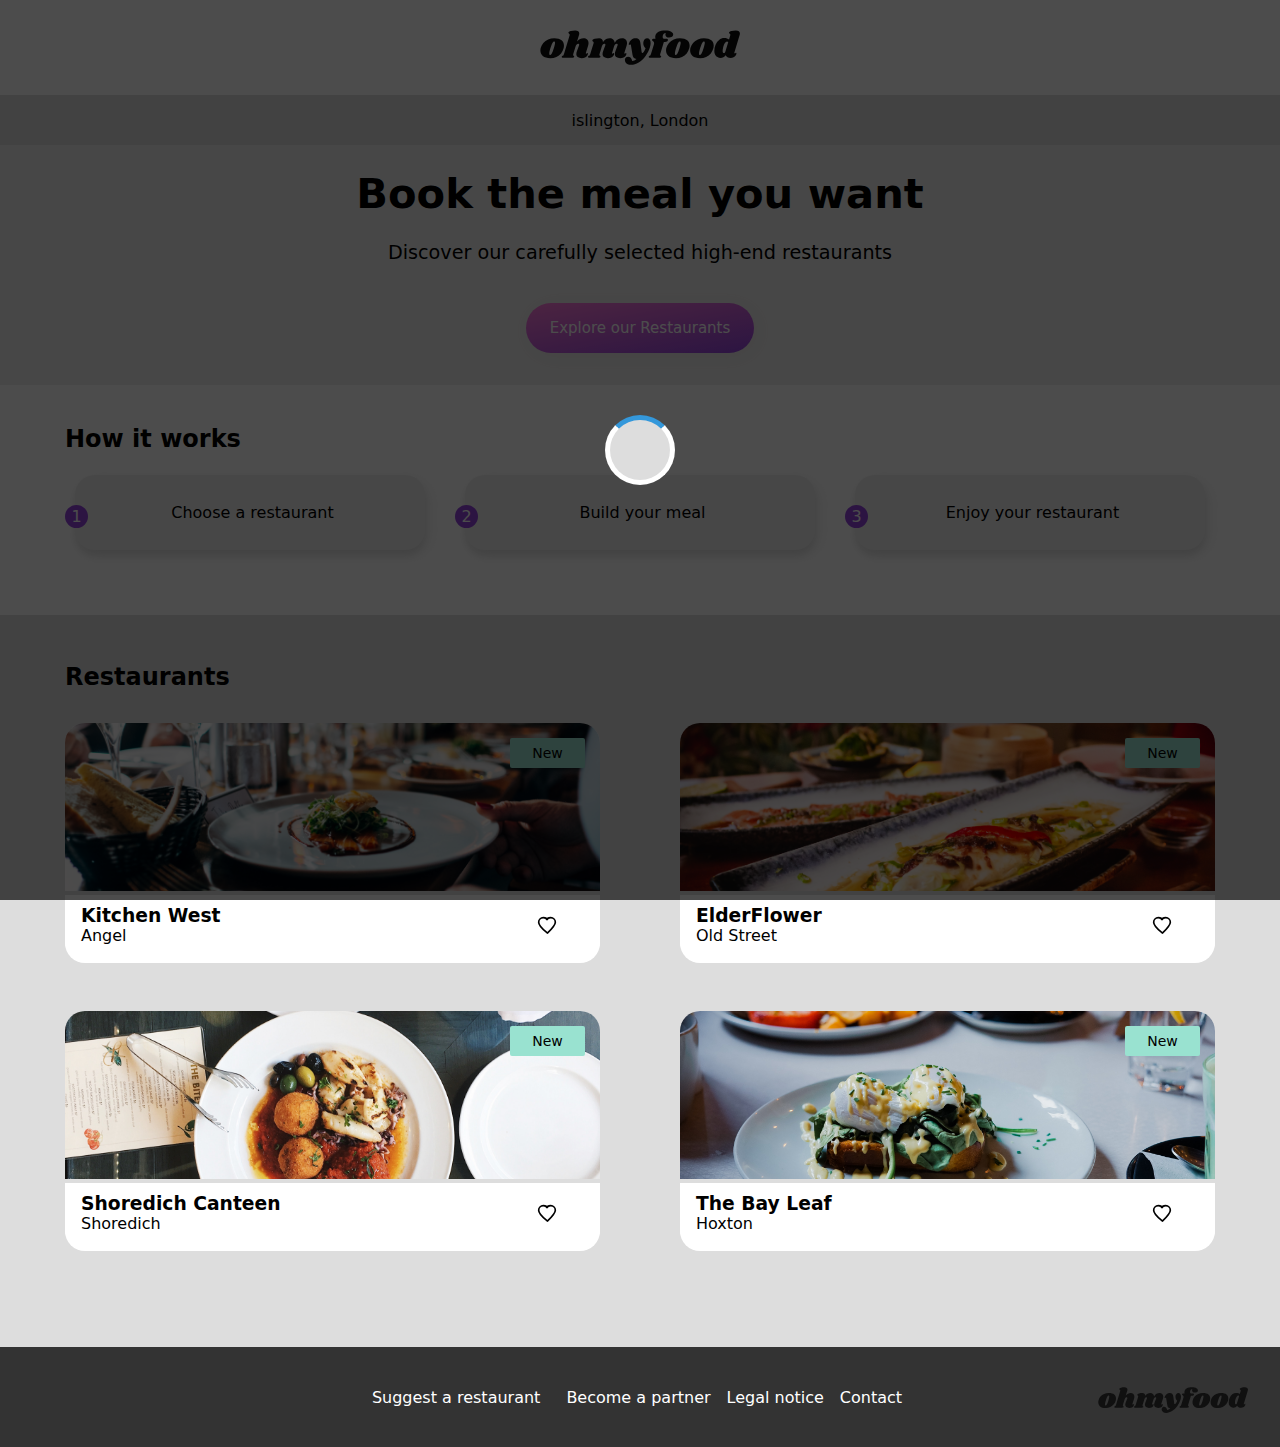
<file: index.html>
<!DOCTYPE html>
<html lang="en">
  <head>
    <meta charset="UTF-8" />
    <meta name="viewport" content="width=device-width, initial-scale=1.0" />
    <link rel="preconnect" href="https://fonts.googleapis.com" />
    <link rel="preconnect" href="https://fonts.gstatic.com" crossorigin />
    <link rel="apple-touch-icon" sizes="180x180" href="/apple-touch-icon.png">
    <link rel="icon" type="image/png" sizes="32x32" href="./Assests/images/favicon-32x32.png">
    <link rel="icon" type="image/png" sizes="16x16" href="./Assests/images/favicon-16x16.png">
    <link rel="manifest" href="./Assests/images/site.webmanifest">
    <link
      href="https://fonts.googleapis.com/css2?family=Archivo:wght@400;500;600;800;900&family=Inter:wght@900&display=swap"
      rel="stylesheet"
    />
    <link rel="preconnect" href="https://fonts.googleapis.com" />
    <link rel="preconnect" href="https://fonts.gstatic.com" crossorigin />
    <link
      href="https://fonts.googleapis.com/css2?family=Shrikhand&display=swap"
      rel="stylesheet"
    />

    <link rel="stylesheet" href="./Assests/css/Main.css" />
    <link
      rel="stylesheet"
      href="https://cdnjs.cloudflare.com/ajax/libs/font-awesome/6.2.1/css/all.min.css"
      integrity="sha512-MV7K8+y+gLIBoVD59lQIYicR65iaqukzvf/nwasF0nqhPay5w/9lJmVM2hMDcnK1OnMGCdVK+iQrJ7lzPJQd1w=="
      crossorigin="anonymous"
      referrerpolicy="no-referrer"
    />
    <title>OH MY FOOD</title>
  </head>
  <body>
    <div class="overlay">
      <div class="loader"></div>
    </div>
    <header class="header">
      <img src="./Assests//images/logo/ohmyfood@2x.svg" alt="" />
    </header>
    <div class="loc">
      <p>islington, London</p>
    </div>
    <div class="top-banner">
      <h1>Book the meal you want</h1>
      <p>Discover our carefully selected high-end restaurants</p>
      <button class="button">Explore our Restaurants</button>
    </div>
    <div class="process">
      <div class="container">
        <h2>How it works</h2>
        <div class="options">
          <div class="opt1">
            <span class="circle">1</span>
            <p>
              <i class="fa-solid fa-mobile-screen-button"></i>Choose a
              restaurant
            </p>
          </div>
          <div class="opt2">
            <span class="circle">2</span>
            <p><i class="fa-solid fa-list"></i> Build your meal</p>
          </div>
          <div class="opt3">
            <span class="circle">3</span>
            <p><i class="fa-solid fa-store"></i>Enjoy your restaurant</p>
          </div>
        </div>
      </div>
    </div>
    <div class="restaurants">
      <div class="center">
        <div class="title-section">
          <h2>Restaurants</h2>
        </div>
        <div class="cards-section">
          <div class="card">
            <div class="new-tag">
              <p>New</p>
            </div>
            <a href="./Restaurants/res1.html">
              <img
                src="./Assests/images/restaurants/jay-wennington-N_Y88TWmGwA-unsplash.jpg"
                alt=""
              />
            </a>
            <div class="info">
              <div class="left">
                <h3>Kitchen West</h3>
                <p>Angel</p>
              </div>
              <div class="right">
                <div>
                  <input type="checkbox" id="heartCheckbox" />
                  <label for="heartCheckbox" class="heart-checkbox"></label>
                </div>
              </div>
            </div>
          </div>
          <div class="card">
            <div class="new-tag">
              <p>New</p>
            </div>
            <a href="./Restaurants/res4.html">
              <img
                src="./Assests/images/restaurants/louis-hansel-shotsoflouis-qNBGVyOCY8Q-unsplash.jpg"
                alt=""
              />
            </a>
            <div class="info">
              <div class="left">
                <h3>ElderFlower</h3>
                <p>Old Street</p>
              </div>
              <div class="right">
                <div>
                  <input type="checkbox" id="heartCheckbox3" />
                  <label for="heartCheckbox3" class="heart-checkbox"></label>
                </div>
              </div>
            </div>
          </div>
          <div class="card">
            <div class="new-tag">
              <p>New</p>
            </div>
            <a href="./Restaurants/res3.html">
              <img
                src="./Assests/images/restaurants/stil-u2Lp8tXIcjw-unsplash.jpg"
                alt=""
              />
            </a>
            <div class="info">
              <div class="left">
                <h3>Shoredich Canteen</h3>
                <p>Shoredich</p>
              </div>
              <div class="right">
                <div>
                  <input type="checkbox" id="heartCheckbox2" />
                  <label for="heartCheckbox2" class="heart-checkbox"></label>
                </div>
              </div>
            </div>
          </div>
          <div class="card">
            <div class="new-tag">
              <p>New</p>
            </div>
            <a href="./Restaurants/res2.html">
              <img
                src="./Assests/images/restaurants/toa-heftiba-DQKerTsQwi0-unsplash.jpg"
                alt=""
              />
            </a>
            <div class="info">
              <div class="left">
                <h3>The Bay Leaf</h3>
                <p>Hoxton</p>
              </div>
              <div class="right">
                <div>
                  <input type="checkbox" id="heartCheckbox1" />
                  <label for="heartCheckbox1" class="heart-checkbox"></label>
                </div>
              </div>
            </div>
          </div>
        </div>
      </div>
    </div>
    <footer class="footer">
      <a> <i class="fa-solid fa-utensils"></i>Suggest a restaurant</a>
      <a> <i class="fa-solid fa-handshake"></i>Become a partner</a>
      <a>Legal notice</a>
      <a href="mailto:info@omyfood.com">Contact</a>
      <img src="./Assests/images/logo/ohmyfood@2x.svg" alt="" />
    </footer>
  </body>
</html>
</file>
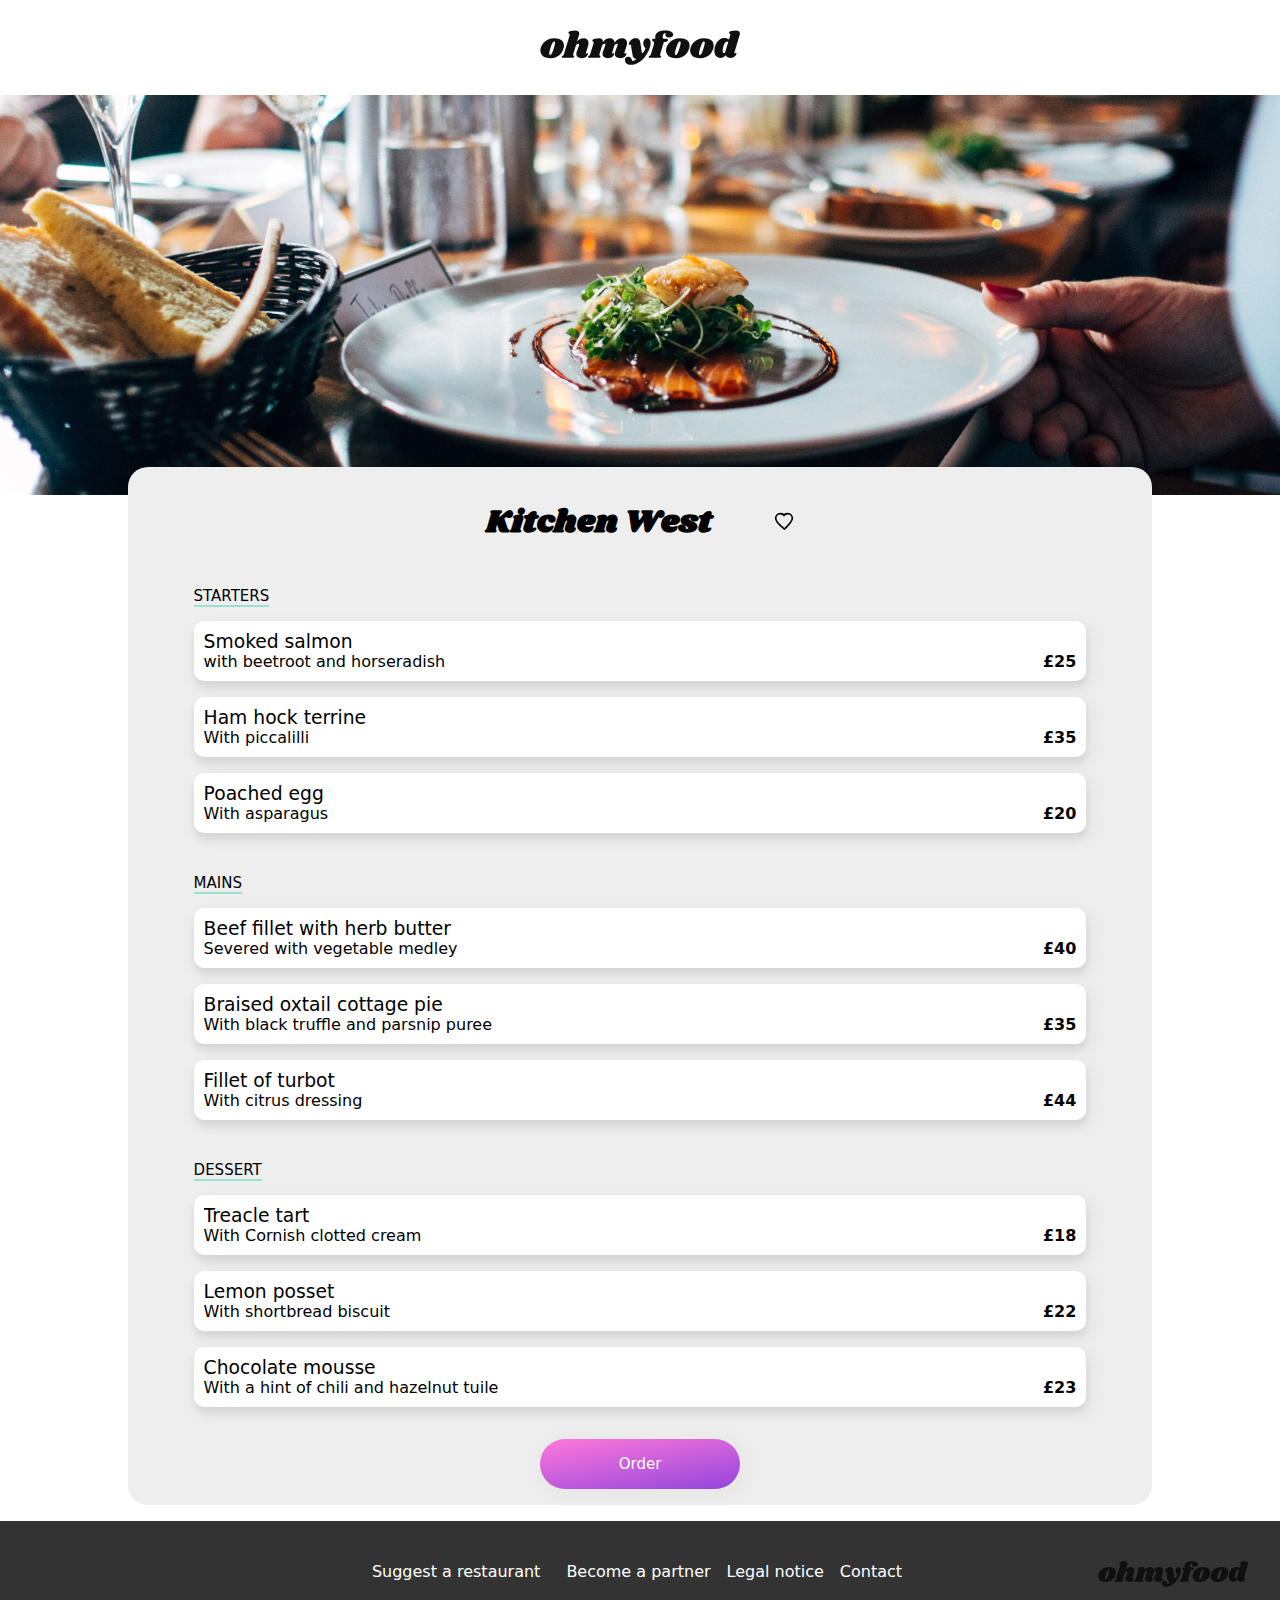
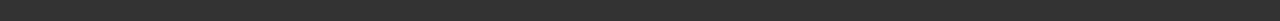
<file: Restaurants/res1.html>
<!DOCTYPE html>
<html lang="en">
  <head>
    <meta charset="UTF-8" />
    <meta name="viewport" content="width=device-width, initial-scale=1.0" />
    <link rel="preconnect" href="https://fonts.googleapis.com">
<link rel="preconnect" href="https://fonts.gstatic.com" crossorigin>
<link href="https://fonts.googleapis.com/css2?family=Shrikhand&display=swap" rel="stylesheet">

    <link rel="stylesheet" href="../Assests/css/res.css" />
    <link rel="stylesheet" href="../Assests/css/Main.css" />
    <link
      rel="stylesheet"
      href="https://cdnjs.cloudflare.com/ajax/libs/font-awesome/6.2.1/css/all.min.css"
      integrity="sha512-MV7K8+y+gLIBoVD59lQIYicR65iaqukzvf/nwasF0nqhPay5w/9lJmVM2hMDcnK1OnMGCdVK+iQrJ7lzPJQd1w=="
      crossorigin="anonymous"
      referrerpolicy="no-referrer"
    />
    <title>Document</title>
  </head>
  <body style="background-color: #fff !important">
    <header class="header">
      <div class="arrow-back">
        <a href="../index.html">
          <i class="fa-solid fa-arrow-left"> </i>
        </a>
      </div>
      <img src="../Assests//images/logo/ohmyfood@2x.svg" alt="" />
    </header>
    <div class="image">
      <img
        src="../Assests/images/restaurants/jay-wennington-N_Y88TWmGwA-unsplash.jpg"
        alt=""
      />
    </div>
    <main>
      <div class="menu-div">
        <div class="head">
          <h1>Kitchen West</h1>
          <div class="heart">
            <input type="checkbox" id="heartCheckbox" />
            <label for="heartCheckbox" class="heart-checkbox"></label>
          </div>
        </div>
        <div class="options">
          <h3 class="head-title">STARTERS</h3>
          <div class="item">
            <div class="side-box">
              <i class="fa-regular fa-circle-check"></i>
            </div>
            <div class="left">
              <h3 class="t">Smoked salmon</h3>
              <p>with beetroot and horseradish</p>
            </div>
            <div class="price">£25</div>
          </div>
          <div class="item">
            <div class="side-box">
              <i class="fa-regular fa-circle-check"></i>
            </div>
            <div class="left">
              <h3 class="t">Ham hock terrine</h3>
              <p>With piccalilli</p>
            </div>
            <div class="price">£35</div>
          </div>
          <div class="item">
            <div class="side-box">
              <i class="fa-regular fa-circle-check"></i>
            </div>
            <div class="left">
              <h3 class="t">Poached egg</h3>
              <p>With asparagus</p>
            </div>
            <div class="price">£20</div>
          </div>
        </div>
        <div class="options">
          <h3 class="head-title">MAINS</h3>
          <div class="item">
            <div class="side-box">
              <i class="fa-regular fa-circle-check"></i>
            </div>
            <div class="left">
              <h3 class="t">Beef fillet with herb butter</h3>
              <p>Severed with vegetable medley</p>
            </div>
            <div class="price">£40</div>
          </div>
          <div class="item">
            <div class="side-box">
              <i class="fa-regular fa-circle-check"></i>
            </div>
            <div class="left">
              <h3 class="t">Braised oxtail cottage pie</h3>
              <p>With black truffle and parsnip puree</p>
            </div>
            <div class="price">£35</div>
          </div>
          <div class="item">
            <div class="side-box">
              <i class="fa-regular fa-circle-check"></i>
            </div>
            <div class="left">
              <h3 class="t">Fillet of turbot</h3>
              <p>With citrus dressing</p>
            </div>
            <div class="price">£44</div>
          </div>
        </div>
        <div class="options">
          <h3 class="head-title">DESSERT</h3>
          <div class="item">
            <div class="side-box">
              <i class="fa-regular fa-circle-check"></i>
            </div>
            <div class="left">
              <h3 class="t">Treacle tart</h3>
              <p>With Cornish clotted cream</p>
            </div>
            <div class="price">£18</div>
          </div>
          <div class="item">
            <div class="side-box">
              <i class="fa-regular fa-circle-check"></i>
            </div>
            <div class="left">
              <h3 class="t">Lemon posset</h3>
              <p>With shortbread biscuit</p>
            </div>
            <div class="price">£22</div>
          </div>
          <div class="item last">
            <div class="side-box">
              <i class="fa-regular fa-circle-check"></i>
            </div>
            <div class="left">
              <h3 class="t">Chocolate mousse</h3>
              <p>With a hint of chili and hazelnut tuile</p>
            </div>
            <div class="price">£23</div>
          </div>
        </div>
        <button class="button">Order</button>
      </div>
    </main>
    <footer class="footer">
      <a> <i class="fa-solid fa-utensils"></i>Suggest a restaurant</a>
      <a> <i class="fa-solid fa-handshake"></i>Become a partner</a>
      <a>Legal notice</a>
      <a href="mailto:info@omyfood.com">Contact</a>
      <img src="../Assests/images/logo/ohmyfood@2x.svg" alt="" />
    </footer>
  </body>
</html>
</file>
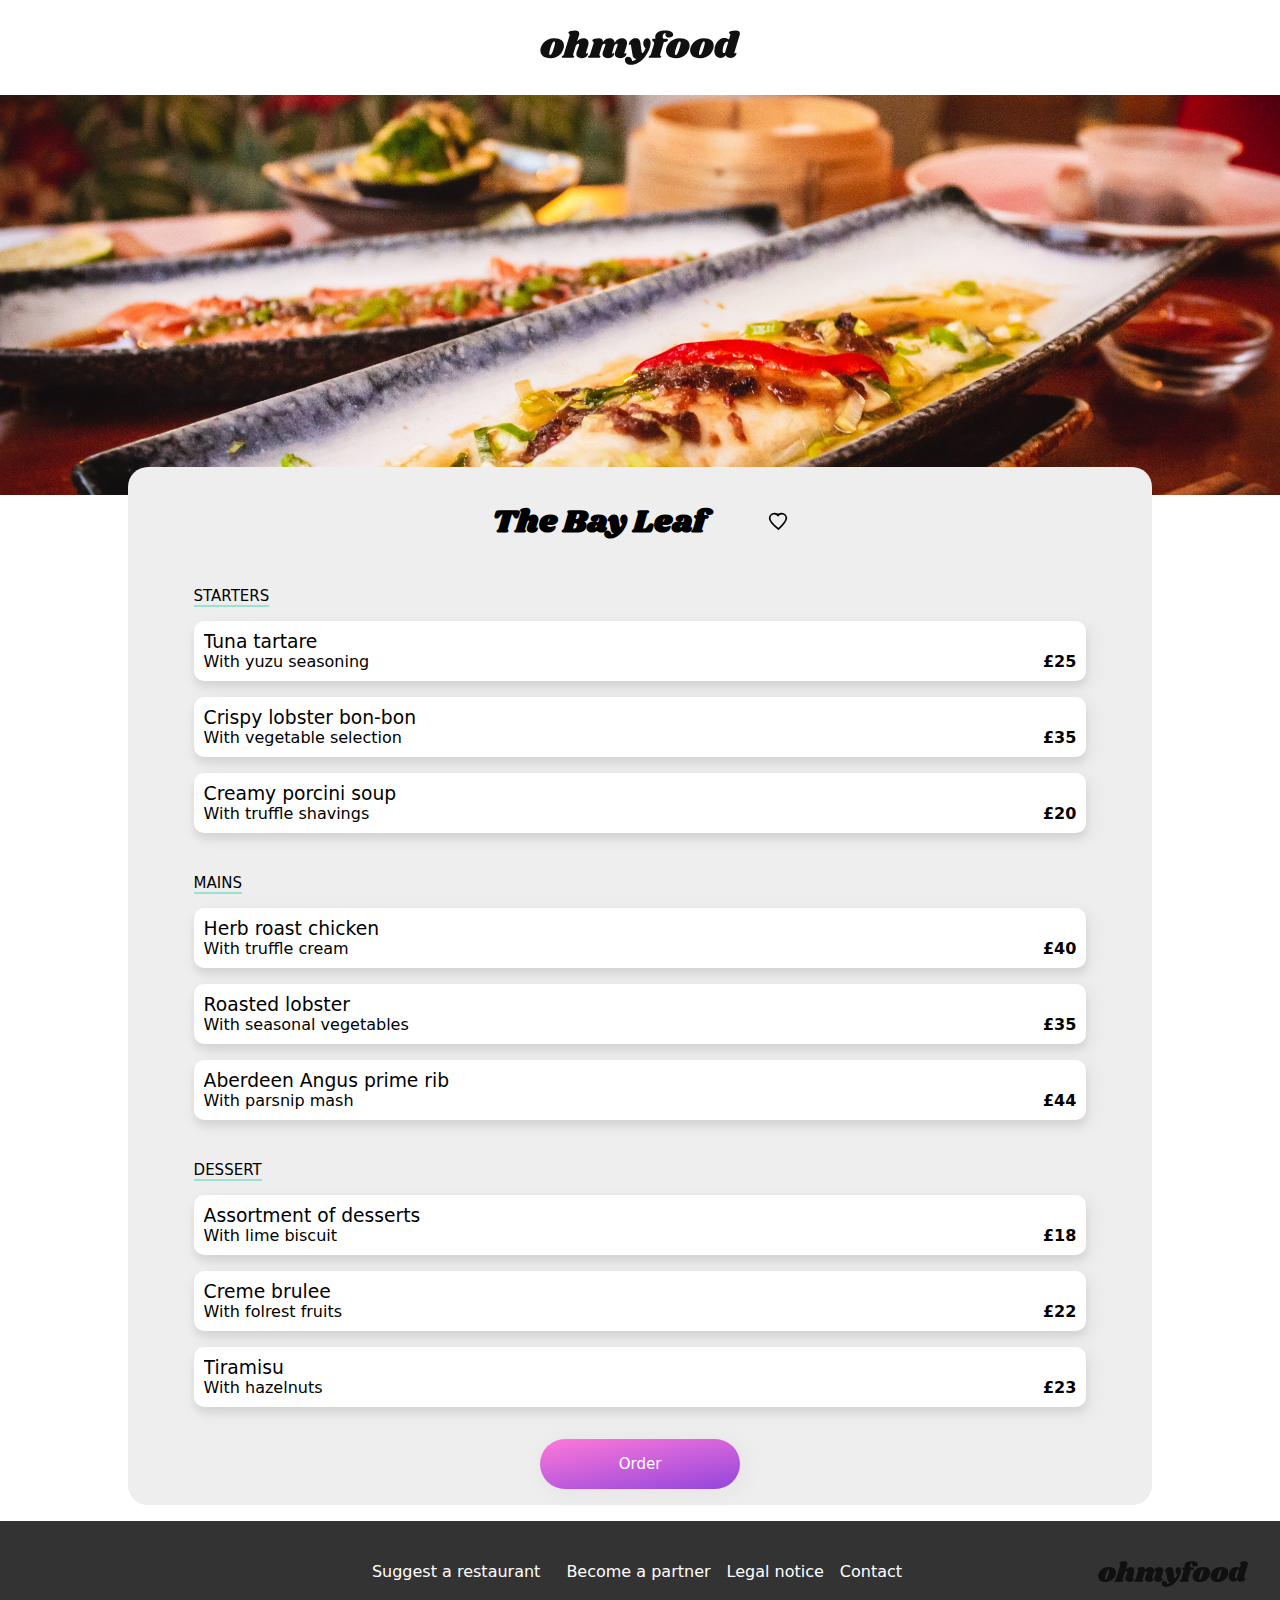
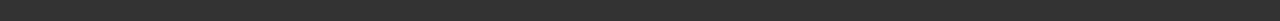
<file: Restaurants/res2.html>
<!DOCTYPE html>
<html lang="en">
  <head>
    <meta charset="UTF-8" />
    <meta name="viewport" content="width=device-width, initial-scale=1.0" />
    <link rel="preconnect" href="https://fonts.googleapis.com">
<link rel="preconnect" href="https://fonts.gstatic.com" crossorigin>
<link href="https://fonts.googleapis.com/css2?family=Shrikhand&display=swap" rel="stylesheet">

    <link rel="stylesheet" href="../Assests/css/res.css" />
    <link rel="stylesheet" href="../Assests/css/Main.css" />
    <link
      rel="stylesheet"
      href="https://cdnjs.cloudflare.com/ajax/libs/font-awesome/6.2.1/css/all.min.css"
      integrity="sha512-MV7K8+y+gLIBoVD59lQIYicR65iaqukzvf/nwasF0nqhPay5w/9lJmVM2hMDcnK1OnMGCdVK+iQrJ7lzPJQd1w=="
      crossorigin="anonymous"
      referrerpolicy="no-referrer"
    />
    <title>Document</title>
  </head>
  <body style="background-color: #fff !important">
    <header class="header">
      <div class="arrow-back">
        <a href="../index.html">
          <i class="fa-solid fa-arrow-left"> </i>
        </a>
      </div>
      <img src="../Assests//images/logo/ohmyfood@2x.svg" alt="" />
    </header>
    <div class="image">
      <img
        src="../Assests/images/restaurants/louis-hansel-shotsoflouis-qNBGVyOCY8Q-unsplash.jpg"
        alt=""
      />
    </div>
    <main>
      <div class="menu-div">
        <div class="head">
          <h1>The Bay Leaf</h1>
          <div class="heart">
            <input type="checkbox" id="heartCheckbox" />
            <label for="heartCheckbox" class="heart-checkbox"></label>
          </div>
        </div>
        <div class="options">
          <h3 class="head-title">STARTERS</h3>
          <div class="item">
            <div class="side-box">
              <i class="fa-regular fa-circle-check"></i>
            </div>
            <div class="left">
              <h3 class="t">Tuna tartare</h3>
              <p>With yuzu seasoning</p>
            </div>
            <div class="price">£25</div>
          </div>
          <div class="item">
            <div class="side-box">
              <i class="fa-regular fa-circle-check"></i>
            </div>
            <div class="left">
              <h3 class="t">Crispy lobster bon-bon</h3>
              <p>With vegetable selection</p>
            </div>
            <div class="price">£35</div>
          </div>
          <div class="item">
            <div class="side-box">
              <i class="fa-regular fa-circle-check"></i>
            </div>
            <div class="left">
              <h3 class="t">Creamy porcini soup</h3>
              <p>With truffle shavings</p>
            </div>
            <div class="price">£20</div>
          </div>
        </div>
        <div class="options">
          <h3 class="head-title">MAINS</h3>
          <div class="item">
            <div class="side-box">
              <i class="fa-regular fa-circle-check"></i>
            </div>
            <div class="left">
              <h3 class="t">Herb roast chicken</h3>
              <p>With truffle cream</p>
            </div>
            <div class="price">£40</div>
          </div>
          <div class="item">
            <div class="side-box">
              <i class="fa-regular fa-circle-check"></i>
            </div>
            <div class="left">
              <h3 class="t">Roasted lobster</h3>
              <p>With seasonal vegetables</p>
            </div>
            <div class="price">£35</div>
          </div>
          <div class="item">
            <div class="side-box">
              <i class="fa-regular fa-circle-check"></i>
            </div>
            <div class="left">
              <h3 class="t">Aberdeen Angus prime rib</h3>
              <p>With parsnip mash</p>
            </div>
            <div class="price">£44</div>
          </div>
        </div>
        <div class="options">
          <h3 class="head-title">DESSERT</h3>
          <div class="item">
            <div class="side-box">
              <i class="fa-regular fa-circle-check"></i>
            </div>
            <div class="left">
              <h3 class="t">Assortment of desserts</h3>
              <p>With lime biscuit</p>
            </div>
            <div class="price">£18</div>
          </div>
          <div class="item">
            <div class="side-box">
              <i class="fa-regular fa-circle-check"></i>
            </div>
            <div class="left">
              <h3 class="t">Creme brulee</h3>
              <p>With folrest fruits</p>
            </div>
            <div class="price">£22</div>
          </div>
          <div class="item last">
            <div class="side-box">
              <i class="fa-regular fa-circle-check"></i>
            </div>
            <div class="left">
              <h3 class="t">Tiramisu</h3>
              <p>With hazelnuts</p>
            </div>
            <div class="price">£23</div>
          </div>
        </div>
        <button class="button">Order</button>
      </div>
    </main>
    <footer class="footer">
      <a> <i class="fa-solid fa-utensils"></i>Suggest a restaurant</a>
      <a> <i class="fa-solid fa-handshake"></i>Become a partner</a>
      <a>Legal notice</a>
      <a href="mailto:info@omyfood.com">Contact</a>
      <img src="../Assests/images/logo/ohmyfood@2x.svg" alt="" />
    </footer>
  </body>
</html>
</file>
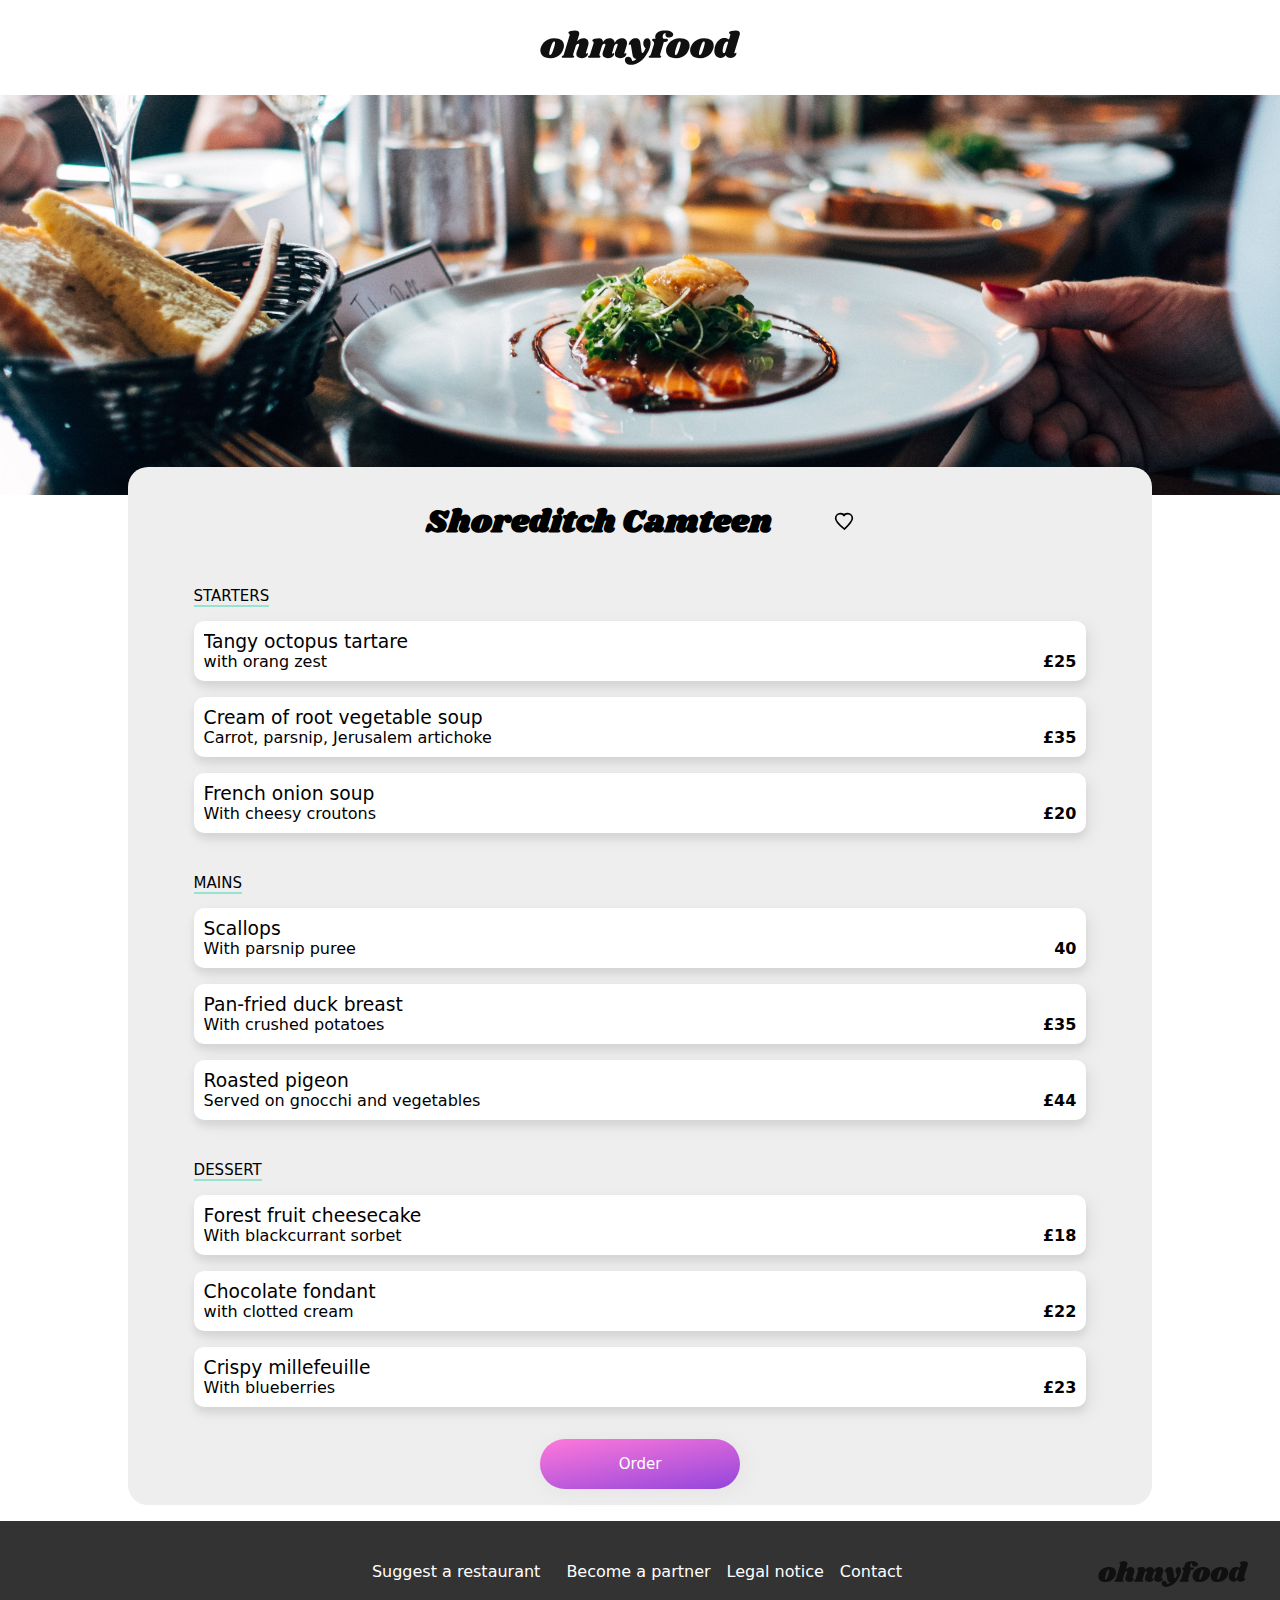
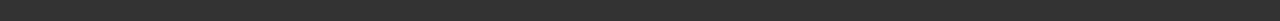
<file: Restaurants/res3.html>
<!DOCTYPE html>
<html lang="en">
  <head>
    <meta charset="UTF-8" />
    <meta name="viewport" content="width=device-width, initial-scale=1.0" />
    <link rel="preconnect" href="https://fonts.googleapis.com" />
    <link rel="preconnect" href="https://fonts.gstatic.com" crossorigin />
    <link
      href="https://fonts.googleapis.com/css2?family=Shrikhand&display=swap"
      rel="stylesheet"
    />

    <link rel="stylesheet" href="../Assests/css/res.css" />
    <link rel="stylesheet" href="../Assests/css/Main.css" />
    <link
      rel="stylesheet"
      href="https://cdnjs.cloudflare.com/ajax/libs/font-awesome/6.2.1/css/all.min.css"
      integrity="sha512-MV7K8+y+gLIBoVD59lQIYicR65iaqukzvf/nwasF0nqhPay5w/9lJmVM2hMDcnK1OnMGCdVK+iQrJ7lzPJQd1w=="
      crossorigin="anonymous"
      referrerpolicy="no-referrer"
    />
    <title>Document</title>
  </head>
  <body style="background-color: #fff !important">
    <header class="header">
      <div class="arrow-back">
        <a href="../index.html">
          <i class="fa-solid fa-arrow-left"> </i>
        </a>
      </div>
      <img src="../Assests//images/logo/ohmyfood@2x.svg" alt="" />
    </header>
    <div class="image">
      <img
        src="../Assests/images/restaurants/jay-wennington-N_Y88TWmGwA-unsplash.jpg"
        alt=""
      />
    </div>
    <main>
      <div class="menu-div">
        <div class="head">
          <h1>Shoreditch Camteen</h1>
          <div class="heart">
            <input type="checkbox" id="heartCheckbox" />
            <label for="heartCheckbox" class="heart-checkbox"></label>
          </div>
        </div>
        <div class="options">
          <h3 class="head-title">STARTERS</h3>
          <div class="item">
            <div class="side-box">
              <i class="fa-regular fa-circle-check"></i>
            </div>
            <div class="left">
              <h3 class="t">Tangy octopus tartare</h3>
              <p>with orang zest</p>
            </div>
            <div class="price">£25</div>
          </div>
          <div class="item">
            <div class="side-box">
              <i class="fa-regular fa-circle-check"></i>
            </div>
            <div class="left">
              <h3 class="t">Cream of root vegetable soup</h3>
              <p>Carrot, parsnip, Jerusalem artichoke</p>
            </div>
            <div class="price">£35</div>
          </div>
          <div class="item">
            <div class="side-box">
              <i class="fa-regular fa-circle-check"></i>
            </div>
            <div class="left">
              <h3 class="t">French onion soup</h3>
              <p>With cheesy croutons</p>
            </div>
            <div class="price">£20</div>
          </div>
        </div>
        <div class="options">
          <h3 class="head-title">MAINS</h3>
          <div class="item">
            <div class="side-box">
              <i class="fa-regular fa-circle-check"></i>
            </div>
            <div class="left">
              <h3 class="t">Scallops</h3>
              <p>With parsnip puree</p>
            </div>
            <div class="price">40</div>
          </div>
          <div class="item">
            <div class="side-box">
              <i class="fa-regular fa-circle-check"></i>
            </div>
            <div class="left">
              <h3 class="t">Pan-fried duck breast</h3>
              <p>With crushed potatoes</p>
            </div>
            <div class="price">£35</div>
          </div>
          <div class="item">
            <div class="side-box">
              <i class="fa-regular fa-circle-check"></i>
            </div>
            <div class="left">
              <h3 class="t">Roasted pigeon</h3>
              <p>Served on gnocchi and vegetables</p>
            </div>
            <div class="price">£44</div>
          </div>
        </div>
        <div class="options">
          <h3 class="head-title">DESSERT</h3>
          <div class="item">
            <div class="side-box">
              <i class="fa-regular fa-circle-check"></i>
            </div>
            <div class="left">
              <h3 class="t">Forest fruit cheesecake</h3>
              <p>With blackcurrant sorbet</p>
            </div>
            <div class="price">£18</div>
          </div>
          <div class="item">
            <div class="side-box">
              <i class="fa-regular fa-circle-check"></i>
            </div>
            <div class="left">
              <h3 class="t">Chocolate fondant</h3>
              <p>with clotted cream</p>
            </div>
            <div class="price">£22</div>
          </div>
          <div class="item last">
            <div class="side-box">
              <i class="fa-regular fa-circle-check"></i>
            </div>
            <div class="left">
              <h3 class="t">Crispy millefeuille</h3>
              <p>With blueberries</p>
            </div>
            <div class="price">£23</div>
          </div>
        </div>
        <button class="button">Order</button>
      </div>
    </main>
    <footer class="footer">
      <a> <i class="fa-solid fa-utensils"></i>Suggest a restaurant</a>
      <a> <i class="fa-solid fa-handshake"></i>Become a partner</a>
      <a>Legal notice</a>
      <a href="mailto:info@omyfood.com">Contact</a>
      <img src="../Assests/images/logo/ohmyfood@2x.svg" alt="" />
    </footer>
  </body>
</html>
</file>
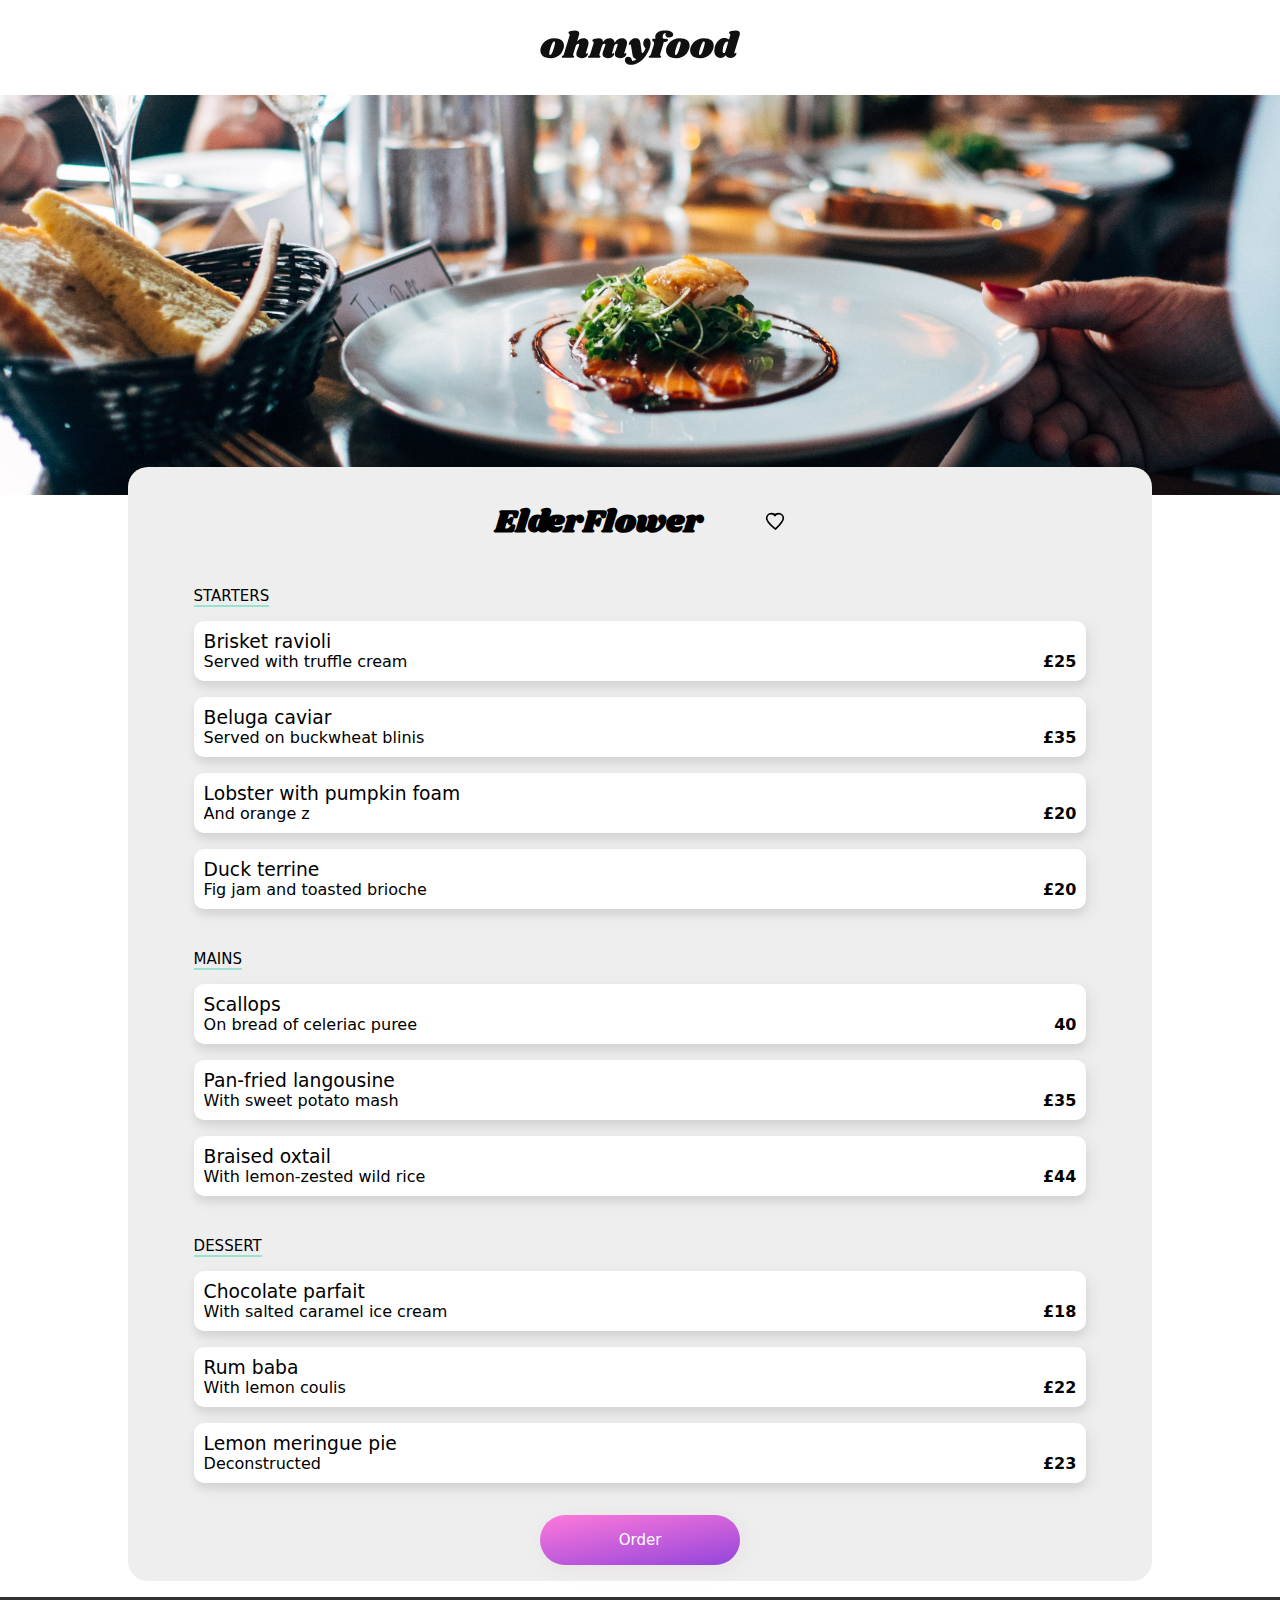
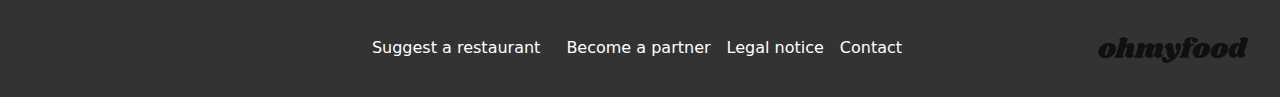
<file: Restaurants/res4.html>
<!DOCTYPE html>
<html lang="en">
  <head>
    <meta charset="UTF-8" />
    <meta name="viewport" content="width=device-width, initial-scale=1.0" />
    <link rel="preconnect" href="https://fonts.googleapis.com" />
    <link rel="preconnect" href="https://fonts.gstatic.com" crossorigin />
    <link
      href="https://fonts.googleapis.com/css2?family=Shrikhand&display=swap"
      rel="stylesheet"
    />

    <link rel="stylesheet" href="../Assests/css/res.css" />
    <link rel="stylesheet" href="../Assests/css/Main.css" />
    <link
      rel="stylesheet"
      href="https://cdnjs.cloudflare.com/ajax/libs/font-awesome/6.2.1/css/all.min.css"
      integrity="sha512-MV7K8+y+gLIBoVD59lQIYicR65iaqukzvf/nwasF0nqhPay5w/9lJmVM2hMDcnK1OnMGCdVK+iQrJ7lzPJQd1w=="
      crossorigin="anonymous"
      referrerpolicy="no-referrer"
    />
    <title>Document</title>
  </head>
  <body style="background-color: #fff !important">
    <header class="header">
      <div class="arrow-back">
        <a href="../index.html">
          <i class="fa-solid fa-arrow-left"> </i>
        </a>
      </div>
      <img src="../Assests//images/logo/ohmyfood@2x.svg" alt="" />
    </header>
    <div class="image">
      <img
        src="../Assests/images/restaurants/jay-wennington-N_Y88TWmGwA-unsplash.jpg"
        alt=""
      />
    </div>
    <main>
      <div class="menu-div">
        <div class="head">
          <h1>ElderFlower</h1>
          <div class="heart">
            <input type="checkbox" id="heartCheckbox" />
            <label for="heartCheckbox" class="heart-checkbox"></label>
          </div>
        </div>
        <div class="options">
          <h3 class="head-title">STARTERS</h3>
          <div class="item">
            <div class="side-box">
              <i class="fa-regular fa-circle-check"></i>
            </div>
            <div class="left">
              <h3 class="t">Brisket ravioli</h3>
              <p>Served with truffle cream</p>
            </div>
            <div class="price">£25</div>
          </div>
          <div class="item">
            <div class="side-box">
              <i class="fa-regular fa-circle-check"></i>
            </div>
            <div class="left">
              <h3 class="t">Beluga caviar</h3>
              <p>Served on buckwheat blinis</p>
            </div>
            <div class="price">£35</div>
          </div>
          <div class="item">
            <div class="side-box">
              <i class="fa-regular fa-circle-check"></i>
            </div>
            <div class="left">
              <h3 class="t">Lobster with pumpkin foam</h3>
              <p>And orange z</p>
            </div>
            <div class="price">£20</div>
          </div>
          <div class="item">
            <div class="side-box">
              <i class="fa-regular fa-circle-check"></i>
            </div>
            <div class="left">
              <h3 class="t">Duck terrine</h3>
              <p>Fig jam and toasted brioche</p>
            </div>
            <div class="price">£20</div>
          </div>
        </div>
        <div class="options">
          <h3 class="head-title">MAINS</h3>
          <div class="item">
            <div class="side-box">
              <i class="fa-regular fa-circle-check"></i>
            </div>
            <div class="left">
              <h3 class="t">Scallops</h3>
              <p>On bread of celeriac puree</p>
            </div>
            <div class="price">40</div>
          </div>
          <div class="item">
            <div class="side-box">
              <i class="fa-regular fa-circle-check"></i>
            </div>
            <div class="left">
              <h3 class="t">Pan-fried langousine</h3>
              <p>With sweet potato mash</p>
            </div>
            <div class="price">£35</div>
          </div>
          <div class="item">
            <div class="side-box">
              <i class="fa-regular fa-circle-check"></i>
            </div>
            <div class="left">
              <h3 class="t">Braised oxtail</h3>
              <p>With lemon-zested wild rice</p>
            </div>
            <div class="price">£44</div>
          </div>
        </div>
        <div class="options">
          <h3 class="head-title">DESSERT</h3>
          <div class="item">
            <div class="side-box">
              <i class="fa-regular fa-circle-check"></i>
            </div>
            <div class="left">
              <h3 class="t">Chocolate parfait</h3>
              <p>With salted caramel ice cream</p>
            </div>
            <div class="price">£18</div>
          </div>
          <div class="item">
            <div class="side-box">
              <i class="fa-regular fa-circle-check"></i>
            </div>
            <div class="left">
              <h3 class="t">Rum baba</h3>
              <p>With lemon coulis</p>
            </div>
            <div class="price">£22</div>
          </div>
          <div class="item last">
            <div class="side-box">
              <i class="fa-regular fa-circle-check"></i>
            </div>
            <div class="left">
              <h3 class="t">Lemon meringue pie</h3>
              <p>Deconstructed</p>
            </div>
            <div class="price">£23</div>
          </div>
        </div>
        <button class="button">Order</button>
      </div>
    </main>
    <footer class="footer">
      <a> <i class="fa-solid fa-utensils"></i>Suggest a restaurant</a>
      <a> <i class="fa-solid fa-handshake"></i>Become a partner</a>
      <a>Legal notice</a>
      <a href="mailto:info@omyfood.com">Contact</a>
      <img src="../Assests/images/logo/ohmyfood@2x.svg" alt="" />
    </footer>
  </body>
</html>
</file>
<file: Assests/css/Main.css>
.overlay {
  position: fixed;
  top: 0;
  left: 0;
  width: 100%;
  height: 100%;
  background-color: rgba(0, 0, 0, 0.7);
  display: flex;
  justify-content: center;
  align-items: center;
  z-index: 9999; /* Ensure it's on top of everything */
  animation: overlayFadeOut 2s forwards; /* Fade out animation */
}

@keyframes overlayFadeOut {
  0% {
    opacity: 1;
  }
  100% {
    visibility: hidden;
  }
}
.overlay .loader {
  border: 5px solid #fff;
  border-top: 5px solid #3498db;
  border-radius: 50%;
  width: 70px;
  height: 70px;
  animation: spin 0.3s linear infinite; /* Rotate animation */
}

@keyframes spin {
  0% {
    transform: rotate(0deg);
  }
  100% {
    transform: rotate(360deg);
  }
}
* {
  padding: 0;
  margin: 0;
  box-sizing: border-box;
  background-color: #ddd;
  font-family: system-ui, -apple-system, BlinkMacSystemFont, "Segoe UI", Roboto, Oxygen, Ubuntu, Cantarell, "Open Sans", "Helvetica Neue", sans-serif;
}

a {
  text-decoration: none;
  color: #000;
}

.header {
  height: 95px;
  background-color: #fff;
  width: 100%;
  display: flex;
  justify-content: center;
}
.header img {
  -o-object-fit: contain;
     object-fit: contain;
  width: 200px;
  background-color: #fff;
}

.button {
  margin-top: 1rem;
  border-radius: 25px;
  background-color: #9345dc;
  padding: 1rem 1.5rem;
  border: none;
  outline: none;
  color: #fff;
  font-size: 15px;
  box-shadow: 3px 3px 20px #e5e1e1;
  background-image: linear-gradient(170deg, #ff79da, #9345dc);
}

.loc {
  width: 100%;
  background-color: transparent;
  height: 50px;
  display: flex;
  justify-content: center;
  align-items: center;
}

.top-banner {
  background-color: #eee;
  display: flex;
  justify-content: space-between;
  align-items: center;
  flex-direction: column;
  height: 240px;
  padding: 1.5rem 0 2rem 0;
}
.top-banner h1,
.top-banner p {
  background-color: #eee;
}
.top-banner h1 {
  font-size: 2.6rem;
}
.top-banner p {
  font-size: 1.2rem;
}

.process {
  background-color: #fff;
  height: 230px;
  width: 100%;
  display: flex;
  flex-direction: column;
  justify-content: center;
  align-items: center;
  padding: 0 1rem;
}
.process h2 {
  margin-bottom: -1rem;
  background-color: #fff;
}
.process .options {
  background-color: #fff;
  display: flex;
  align-items: center;
  justify-content: center;
  height: 150px;
}
.process .options div {
  position: relative;
  margin-right: 2.5rem;
  background-color: #eee;
  height: 75px;
  width: 100%;
  max-width: 350px;
  min-width: 200px;
  border-radius: 20px;
  display: flex;
  justify-content: center;
  align-items: center;
  box-shadow: 5px 5px 15px rgba(169, 169, 169, 0.19), 0 6px 6px rgba(166, 166, 166, 0.23);
}
.process .options div i {
  margin-right: 5px;
}
.process .options div p {
  background-color: #eee;
}
.process .options .opt3 {
  margin-right: 0;
}
.process .options .circle {
  display: flex;
  justify-content: center;
  align-items: center;
  color: #fff;
  background-color: #9345dc;
  height: 23px;
  width: 23px;
  border-radius: 50%;
  position: absolute;
  left: -10px;
  top: 30px;
}
.process .container {
  max-width: 1150px;
  width: 100%;
  z-index: 10;
  height: 150px;
}

.restaurants {
  margin-bottom: 5rem;
  display: flex;
  padding: 1rem;
  justify-content: center;
}
.restaurants .center {
  width: 1150px;
  max-width: 1150px;
}
.restaurants .center .title-section {
  margin: 2rem 0;
}
.restaurants .center .cards-section {
  display: grid;
  grid-gap: 3rem 5rem;
  grid-template-columns: repeat(2, 1fr);
}
.restaurants .center .cards-section .card {
  position: relative;
  height: 240px;
  border-radius: 20px;
  background-color: #fff;
}
.restaurants .center .cards-section .card img {
  border-radius: 20px 20px 0 0;
  width: 100%;
  -o-object-fit: cover;
     object-fit: cover;
  height: 70%;
}
.restaurants .center .cards-section .card .new-tag {
  position: absolute;
  top: 15px;
  right: 15px;
  background-color: #99e2d0;
  width: 75px;
  height: 30px;
  z-index: 20;
  display: flex;
  align-items: center;
  justify-content: center;
  border-radius: 2px;
}
.restaurants .center .cards-section .card .new-tag p {
  font-size: 14px;
  background-color: #99e2d0;
}
.restaurants .center .cards-section .card .info {
  height: auto;
  display: flex;
  background-color: #fff;
  border-radius: 0 0 20px 20px;
}
.restaurants .center .cards-section .card .info .left {
  width: 80%;
  background-color: #fff;
  padding: 1rem;
  padding-top: 10px;
  border-radius: 0 0 20px 20px;
}
.restaurants .center .cards-section .card .info .left h3,
.restaurants .center .cards-section .card .info .left p {
  background-color: #fff;
}
.restaurants .center .cards-section .card .info .right {
  width: 20%;
  background-color: #fff;
  border-radius: 0 0 20px 0;
  display: flex;
  align-items: center;
  justify-content: center;
}
.restaurants .center .cards-section .card .info .right div {
  background-color: #fff;
}

.footer {
  position: relative;
  height: 100px;
  width: 100%;
  background-color: #333;
  display: flex;
  justify-content: center;
  align-items: center;
}
.footer a {
  background-color: #333;
  color: #fff;
  margin-right: 1rem;
  cursor: pointer;
}
.footer a i {
  background-color: #333;
  color: #fff;
  margin-right: 10px;
}
.footer img {
  background-color: #333;
  color: #fff;
  position: absolute;
  top: 40px;
  right: 2rem;
  width: 150px;
}

input[type=checkbox] {
  display: none;
}

/* Heart checkbox styling */
.heart-checkbox {
  background-color: #fff;
  display: inline-block;
  width: 20px;
  height: 20px;
  background: url('data:image/svg+xml;utf8,<svg xmlns="http://www.w3.org/2000/svg" viewBox="0 0 24 24"><path fill="none" d="M0 0h24v24H0z"/><path fill="purple" d="M12 20.09l-.758-.727C5.477 14.693 2 11.273 2 7.5 2 4.42 4.42 2 7.5 2 9.818 2 11.936 3.236 12 5c.064-1.764 2.182-3 4.5-3C19.58 2 22 4.42 22 7.5c0 3.773-3.477 7.193-9.242 12.864L12 20.09z"/></svg>');
  background-size: contain;
  cursor: pointer;
}

input[type=checkbox]:not(:checked) + .heart-checkbox {
  background: url('data:image/svg+xml;utf8,<svg xmlns="http://www.w3.org/2000/svg" viewBox="0 0 24 24"><path fill="none" stroke="black" stroke-width="2" d="M12 20.09l-.758-.727C5.477 14.693 2 11.273 2 7.5 2 4.42 4.42 2 7.5 2 9.818 2 11.936 3.236 12 5c.064-1.764 2.182-3 4.5-3C19.58 2 22 4.42 22 7.5c0 3.773-3.477 7.193-9.242 12.864L12 20.09z"/></svg>');
  background-size: contain;
}

@media screen and (max-width: 650px) {
  .top-banner h1 {
    font-size: 1.75rem;
  }
  .top-banner p {
    text-align: center;
  }
  .cards-section {
    grid-template-columns: repeat(1, 1fr) !important;
  }
  .process {
    height: 400px;
    display: block;
  }
  .process .container h2 {
    padding: 1rem;
  }
  .process .options {
    height: auto;
    flex-direction: column;
    align-items: center;
    justify-content: center;
  }
  .process .options div {
    margin: 1rem 0 0 0;
    height: 70px !important;
  }
  .process .options .circle {
    padding: 5px;
  }
  .footer {
    flex-direction: column;
    align-items: start;
    justify-content: end;
    padding: 1rem 1.5rem;
    height: 160px;
  }
  .footer img {
    top: 20px;
    left: 1.5rem;
    width: 125px;
  }
  .footer a {
    margin-bottom: 2px;
  }
}
</file>
<file: Assests/css/res.css>
i {
  cursor: pointer;
}

.image {
  background-color: #fff;
}
.image img {
  width: 100%;
  height: 400px;
  -o-object-fit: cover !important;
     object-fit: cover !important;
}

header {
  position: relative;
}
header .arrow-back {
  position: absolute;
  background-color: #fff;
  top: 2.25rem;
  left: 2rem;
  cursor: pointer;
}
header .arrow-back i {
  font-size: 1.5rem;
  background-color: #fff;
}

main {
  height: auto;
  display: flex;
  justify-content: center;
  align-items: center;
  background-color: #fff;
  border-radius: 20px;
  padding: 1rem 0;
  z-index: 10;
  margin-top: -3rem;
}
main .menu-div {
  padding: 1rem;
  background-color: #eee;
  border-radius: 20px;
  display: flex;
  align-items: center;
  flex-direction: column;
  background-color: #eee;
  border-radius: 20px;
  width: 80%;
}
main .menu-div .head {
  background-color: #eee;
  margin-top: 1rem;
  background-color: #eee;
  border-radius: 20px;
}
main .menu-div .head .heart {
  display: inline-block;
  margin-left: 3.5rem;
  background-color: #eee !important;
}
main .menu-div .head .heart input,
main .menu-div .head .heart label {
  background-color: #eee;
}
main .menu-div .head h1 {
  font-family: "Shrikhand", serif !important;
  display: inline-block;
  background-color: #eee;
  font-weight: 900;
  border-radius: 20px 20px 0 0;
}
main .menu-div .options {
  margin-top: 2.5rem;
  background-color: #eee;
  width: 90%;
}
main .menu-div .options h3 {
  background-color: #eee;
}
main .menu-div .options .head-title {
  display: inline;
  border-bottom: 2px solid #99e2d0;
  font-weight: 100;
  font-size: 15px;
}
main .menu-div .options div,
main .menu-div .options .item,
main .menu-div .options .t,
main .menu-div .options p {
  background-color: #fff;
}
main .menu-div .options p {
  font-weight: 100;
}
main .menu-div .options .t {
  font-weight: 500;
}
main .menu-div .options .item {
  position: relative;
  box-shadow: 5px 5px 15px rgba(169, 169, 169, 0.19), 0 6px 6px rgba(166, 166, 166, 0.23);
  display: flex;
  justify-content: space-between;
  padding: 10px;
  margin-top: 1rem;
  border-radius: 10px;
}
main .menu-div .options .item .left {
  min-width: 200px;
}
main .menu-div .options .item .left p,
main .menu-div .options .item .left h3 {
  margin: 0; /* Remove default margin */
  white-space: nowrap; /* Prevent text wrapping */
  overflow: hidden; /* Hide overflow text */
  text-overflow: ellipsis;
}
main .menu-div .options .item .price {
  display: flex;
  align-items: end;
  font-weight: 700;
  transition: all 0.3s ease;
}
main .menu-div .options .item .side-box {
  background-color: #99e2d0;
  position: absolute;
  width: 0;
  height: 100%;
  right: 0;
  top: 0;
  transition: all 0.3s ease;
  border-radius: 0 10px 10px 0;
  display: flex;
  justify-content: center;
  align-items: center;
  opacity: 0;
}
main .menu-div .options .item .side-box i {
  background-color: #99e2d0;
  color: #eee;
}
main .menu-div .options .item:hover .side-box {
  animation: slide 0.3s forwards;
}
main .menu-div .options .item:hover .price {
  margin-right: 75px;
}
main .menu-div .options .item:not(:hover) .side-box {
  animation: reverse-slide 0.3s forwards;
}

button {
  margin: 2rem 0 0 0 !important;
  min-width: 200px;
  cursor: pointer;
}

@keyframes slide {
  0% {
    opacity: 1;
    width: 0px;
  }
  100% {
    opacity: 1;
    width: 80px;
  }
}
@keyframes reverse-slide {
  0% {
    width: 80px;
    opacity: 1;
  }
  100% {
    opacity: 0;
    width: 0px;
  }
}
@media screen and (max-width: 650px) {
  @keyframes slide {
    0% {
      opacity: 1;
      width: 0px;
    }
    100% {
      opacity: 1;
      width: 67px;
    }
  }
  @keyframes reverse-slide {
    0% {
      width: 67px;
      opacity: 1;
    }
    100% {
      opacity: 0;
      width: 0px;
    }
  }
  main {
    height: 100%;
    padding-bottom: 0;
    border-radius: 20px;
    margin-top: -4rem;
  }
  main .menu-div {
    margin-bottom: 0;
    width: 100% !important;
    border-radius: 50px 50px 0 0;
    background-color: #eee;
  }
  main .menu-div .head {
    width: 100%;
  }
  main .menu-div .head .heart {
    display: inline-block;
    margin-left: 1rem;
    background-color: #fff;
  }
  main .menu-div .head h1 {
    text-align: start;
  }
}
</file>
